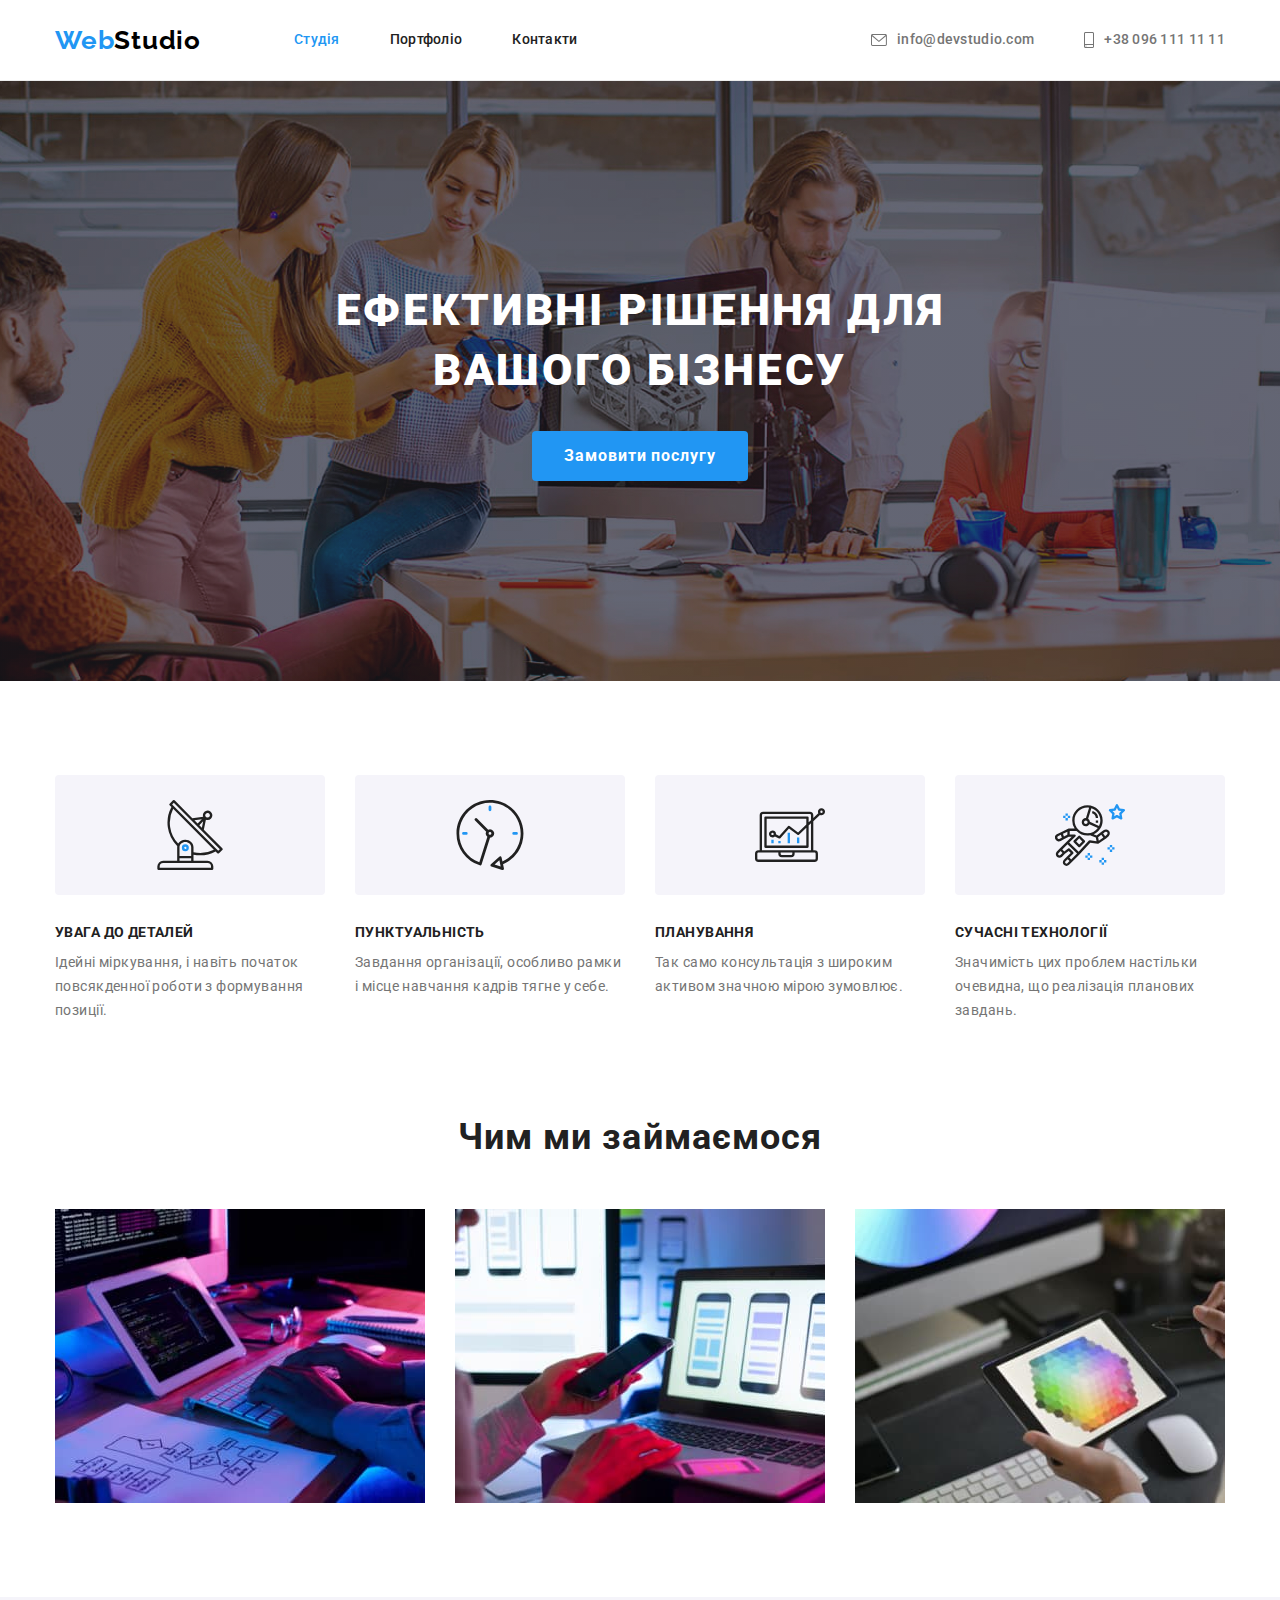
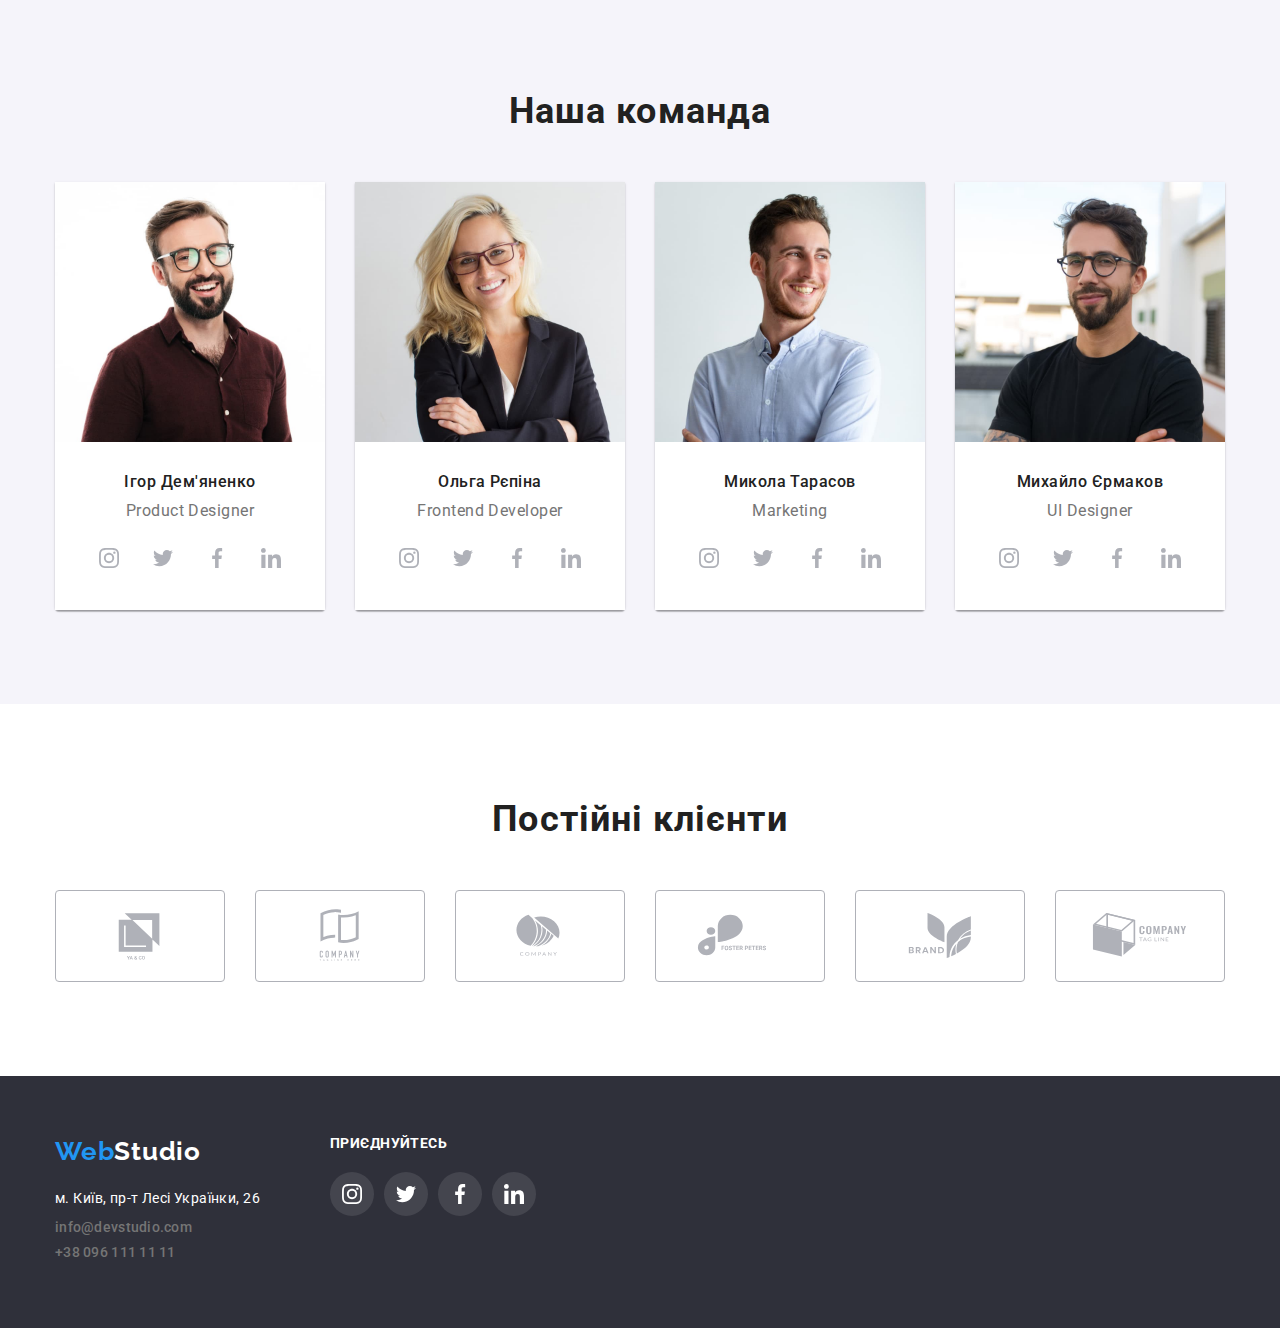
<file: index.html>
<!DOCTYPE html>
<html lang="uk">
  <head>
    <meta charset="UTF-8" />
    <meta http-equiv="X-UA-Compatible" content="IE=edge" />
    <meta name="viewport" content="width=device-width, initial-scale=1.0" />
    <title>Студія</title>
    <link rel="preconnect" href="https://fonts.googleapis.com" />
    <link rel="preconnect" href="https://fonts.gstatic.com" crossorigin />
    <link
      href="https://fonts.googleapis.com/css2?family=Raleway:wght@700&family=Roboto:wght@400;500;700;900&display=swap"
      rel="stylesheet"
    />
    <link
      rel="stylesheet"
      href="https://cdnjs.cloudflare.com/ajax/libs/modern-normalize/1.1.0/modern-normalize.min.css"
    />
    <link rel="stylesheet" href="./css/styles.css" />
  </head>
  <body>
    <header class="header-general">
      <div class="header container">
        <nav class="header-nav">
          <a class="logo link" href="./index.html">
            Web<span class="header-studio">Studio</span>
          </a>
          <ul class="header-list list">
            <li class="header-list-item">
              <a class="header-link link current" href="./index.html">Студія</a>
            </li>
            <li class="header-list-item">
              <a class="header-link link" href="./portfolio.html">Портфоліо</a>
            </li>
            <li class="header-list-item">
              <a class="header-link link" href="#">Контакти</a>
            </li>
          </ul>
        </nav>
        <ul class="header-contacts list">
          <li class="header-contacts-item">
            <a class="mail link" href="mailto:info@devstudio.com"
              ><svg class="mail-icon-item" width="16" height="12">
                <use href="./images/symbol-defs.svg#icon-mail"></use>
              </svg>
              info@devstudio.com
            </a>
          </li>
          <li class="header-contacts-item">
            <a class="tel link" href="tel:+380961111111">
              <svg class="tel-icon-item" width="10" height="16">
                <use href="./images/symbol-defs.svg#icon-smartphone"></use>
              </svg>
              +38 096 111 11 11</a
            >
          </li>
        </ul>
      </div>
    </header>
    <main>
      <section class="hero section">
        <div class="container">
          <h1 class="hero-title">Ефективні рішення для вашого бізнесу</h1>
          <button class="hero-button" type="button">Замовити послугу</button>
        </div>
      </section>
      <section class="section advantages">
        <div class="container">
          <h2 class="visually-hidden">Наші переваги</h2>
          <ul class="advantages-list list">
            <li class="advantages-item icon-antenna">
              <div class="advantages-icon-bg">
                <svg class="advantages-icon-item" width="70" height="70">
                  <use href="./images/symbol-defs.svg#icon-antenna"></use>
                </svg>
              </div>
              <h3 class="advantages-item-title">Увага до деталей</h3>
              <p class="advantages-item-text">
                Ідейні міркування, і навіть початок повсякденної роботи з
                формування позиції.
              </p>
            </li>
            <li class="advantages-item icon-clock">
              <div class="advantages-icon-bg">
                <svg class="advantages-icon-item" width="70" height="70">
                  <use href="./images/symbol-defs.svg#icon-clock"></use>
                </svg>
              </div>
              <h3 class="advantages-item-title">Пунктуальність</h3>
              <p class="advantages-item-text">
                Завдання організації, особливо рамки і місце навчання кадрів
                тягне у себе.
              </p>
            </li>
            <li class="advantages-item icon-diagram">
              <div class="advantages-icon-bg">
                <svg class="advantages-icon-item" width="70" height="70">
                  <use href="./images/symbol-defs.svg#icon-diagram"></use>
                </svg>
              </div>
              <h3 class="advantages-item-title">Планування</h3>
              <p class="advantages-item-text">
                Так само консультація з широким активом значною мірою зумовлює.
              </p>
            </li>
            <li class="advantages-item icon-astronaut">
              <div class="advantages-icon-bg">
                <svg class="advantages-icon-item" width="70" height="70">
                  <use href="./images/symbol-defs.svg#icon-astronaut"></use>
                </svg>
              </div>
              <h3 class="advantages-item-title">Сучасні технології</h3>
              <p class="advantages-item-text">
                Значимість цих проблем настільки очевидна, що реалізація
                планових завдань.
              </p>
            </li>
          </ul>
        </div>
      </section>
      <section class="section about">
        <div class="container">
          <h2 class="section-title">Чим ми займаємося</h2>
          <ul class="about-list list">
            <li class="about-item">
              <img
                class="about-img"
                src="./images/box-1.jpg"
                alt="Фото"
                width="370"
                height="294"
              />
            </li>
            <li class="about-item">
              <img
                class="about-img"
                src="./images/box-2.jpg"
                alt="Фото"
                width="370"
                height="294"
              />
            </li>
            <li class="about-item">
              <img
                class="about-img"
                src="./images/box-3.jpg"
                alt="Фото"
                width="370"
                height="294"
              />
            </li>
          </ul>
        </div>
      </section>
      <section class="section team">
        <div class="container team-box">
          <h2 class="section-title">Наша команда</h2>
          <ul class="team-employees list">
            <li class="team-employee">
              <img
                class="employee-photo"
                src="./images/person-1.jpg"
                alt="Працівник 1"
                width="270"
                height="260"
              />
              <div class="employee-text-box">
                <h3 class="employee-name">Ігор Дем'яненко</h3>
                <p class="employee-position">Product Designer</p>
                <ul class="list social-links">
                  <li class="social-links-item">
                    <a class="icon-bg link" href="#">
                      <svg class="icon-item" width="20" height="20">
                        <use
                          href="./images/symbol-defs.svg#icon-instagram"
                        ></use>
                      </svg>
                    </a>
                  </li>
                  <li class="social-links-item">
                    <a class="icon-bg link" href="#">
                      <svg class="icon-item" width="20" height="20">
                        <use href="./images/symbol-defs.svg#icon-twitter"></use>
                      </svg>
                    </a>
                  </li>
                  <li class="social-links-item">
                    <a class="icon-bg link" href="#">
                      <svg class="icon-item" width="20" height="20">
                        <use
                          href="./images/symbol-defs.svg#icon-facebook"
                        ></use>
                      </svg>
                    </a>
                  </li>
                  <li class="social-links-item">
                    <a class="icon-bg link" href="#">
                      <svg class="icon-item" width="20" height="20">
                        <use
                          href="./images/symbol-defs.svg#icon-linkedin"
                        ></use>
                      </svg>
                    </a>
                  </li>
                </ul>
              </div>
            </li>
            <li class="team-employee">
              <img
                class="employee-photo"
                src="./images/person-2.jpg"
                alt="Працівник 2"
                width="270"
                height="260"
              />
              <div class="employee-text-box">
                <h3 class="employee-name">Ольга Рєпіна</h3>
                <p class="employee-position">Frontend Developer</p>
                <ul class="list social-links">
                  <li class="social-links-item">
                    <a class="icon-bg link" href="#">
                      <svg class="icon-item" width="20" height="20">
                        <use
                          href="./images/symbol-defs.svg#icon-instagram"
                        ></use>
                      </svg>
                    </a>
                  </li>
                  <li class="social-links-item">
                    <a class="icon-bg link" href="#">
                      <svg class="icon-item" width="20" height="20">
                        <use href="./images/symbol-defs.svg#icon-twitter"></use>
                      </svg>
                    </a>
                  </li>
                  <li class="social-links-item">
                    <a class="icon-bg link" href="#">
                      <svg class="icon-item" width="20" height="20">
                        <use
                          href="./images/symbol-defs.svg#icon-facebook"
                        ></use>
                      </svg>
                    </a>
                  </li>
                  <li class="social-links-item">
                    <a class="icon-bg link" href="#">
                      <svg class="icon-item" width="20" height="20">
                        <use
                          href="./images/symbol-defs.svg#icon-linkedin"
                        ></use>
                      </svg>
                    </a>
                  </li>
                </ul>
              </div>
            </li>
            <li class="team-employee">
              <img
                class="employee-photo"
                src="./images/person-3.jpg"
                alt="Працівник 3"
                width="270"
                height="260"
              />
              <div class="employee-text-box">
                <h3 class="employee-name">Микола Тарасов</h3>
                <p class="employee-position">Marketing</p>
                <ul class="list social-links">
                  <li class="social-links-item">
                    <a class="icon-bg link" href="#">
                      <svg class="icon-item" width="20" height="20">
                        <use
                          href="./images/symbol-defs.svg#icon-instagram"
                        ></use>
                      </svg>
                    </a>
                  </li>
                  <li class="social-links-item">
                    <a class="icon-bg link" href="#">
                      <svg class="icon-item" width="20" height="20">
                        <use href="./images/symbol-defs.svg#icon-twitter"></use>
                      </svg>
                    </a>
                  </li>
                  <li class="social-links-item">
                    <a class="icon-bg link" href="#">
                      <svg class="icon-item" width="20" height="20">
                        <use
                          href="./images/symbol-defs.svg#icon-facebook"
                        ></use>
                      </svg>
                    </a>
                  </li>
                  <li class="social-links-item">
                    <a class="icon-bg link" href="#">
                      <svg class="icon-item" width="20" height="20">
                        <use
                          href="./images/symbol-defs.svg#icon-linkedin"
                        ></use>
                      </svg>
                    </a>
                  </li>
                </ul>
              </div>
            </li>
            <li class="team-employee">
              <img
                class="employee-photo"
                src="./images/person-4.jpg"
                alt="Працівник 4"
                width="270"
                height="260"
              />
              <div class="employee-text-box">
                <h3 class="employee-name">Михайло Єрмаков</h3>
                <p class="employee-position">UI Designer</p>
                <ul class="list social-links">
                  <li class="social-links-item">
                    <a class="icon-bg link" href="#">
                      <svg class="icon-item" width="20" height="20">
                        <use
                          href="./images/symbol-defs.svg#icon-instagram"
                        ></use>
                      </svg>
                    </a>
                  </li>
                  <li class="social-links-item">
                    <a class="icon-bg link" href="#">
                      <svg class="icon-item" width="20" height="20">
                        <use href="./images/symbol-defs.svg#icon-twitter"></use>
                      </svg>
                    </a>
                  </li>
                  <li class="social-links-item">
                    <a class="icon-bg link" href="#">
                      <svg class="icon-item" width="20" height="20">
                        <use
                          href="./images/symbol-defs.svg#icon-facebook"
                        ></use>
                      </svg>
                    </a>
                  </li>
                  <li class="social-links-item">
                    <a class="icon-bg link" href="#">
                      <svg class="icon-item" width="20" height="20">
                        <use
                          href="./images/symbol-defs.svg#icon-linkedin"
                        ></use>
                      </svg>
                    </a>
                  </li>
                </ul>
              </div>
            </li>
          </ul>
        </div>
      </section>
      <section class="section clients">
        <div class="container">
          <h2 class="client-title">Постійні клієнти</h2>
          <ul class="list client-links">
            <li class="client-links-item">
              <a class="client-icon-bg link" href="#">
                <svg class="client-icon-item" width="106" height="60">
                  <use href="./images/symbol-defs.svg#icon-client-1"></use>
                </svg>
              </a>
            </li>
            <li class="client-links-item">
              <a class="client-icon-bg link" href="#">
                <svg class="client-icon-item" width="106" height="60">
                  <use href="./images/symbol-defs.svg#icon-client-2"></use>
                </svg>
              </a>
            </li>
            <li class="client-links-item">
              <a class="client-icon-bg link" href="#">
                <svg class="client-icon-item" width="106" height="60">
                  <use href="./images/symbol-defs.svg#icon-client-3"></use>
                </svg>
              </a>
            </li>
            <li class="client-links-item">
              <a class="client-icon-bg link" href="#">
                <svg class="client-icon-item" width="106" height="60">
                  <use href="./images/symbol-defs.svg#icon-client-4"></use>
                </svg>
              </a>
            </li>
            <li class="client-links-item">
              <a class="client-icon-bg link" href="#">
                <svg class="client-icon-item" width="106" height="60">
                  <use href="./images/symbol-defs.svg#icon-client-5"></use>
                </svg>
              </a>
            </li>
            <li class="client-links-item">
              <a class="client-icon-bg link" href="#">
                <svg class="client-icon-item" width="106" height="60">
                  <use href="./images/symbol-defs.svg#icon-client-6"></use>
                </svg>
              </a>
            </li>
          </ul>
        </div>
      </section>
    </main>
    <footer class="footer">
      <div class="container footer-content">
        <div class="address-box">
          <a class="logo link" href="./index.html">
            Web<span class="footer-studio">Studio</span>
          </a>
          <address class="address">
            <ul class="address-list list">
              <li class="address-item">
                <a
                  class="map link"
                  href="https://goo.gl/maps/CPtrU1FHBa2aNyZL9"
                  target="_blank"
                  rel="noopener noreferrer nofollow"
                  >м. Київ, пр-т Лесі Українки, 26</a
                >
              </li>
              <li class="address-item">
                <a class="mail link" href="mailto:info@devstudio.com"
                  >info@devstudio.com</a
                >
              </li>
              <li class="address-item">
                <a class="tel link" href="tel:+380961111111"
                  >+38 096 111 11 11</a
                >
              </li>
            </ul>
          </address>
        </div>
        <div>
          <h2 class="footer-title">приєднуйтесь</h2>
          <ul class="list social-links">
            <li class="social-links-item">
              <a class="icon-bg link" href="#">
                <svg class="icon-item" width="20" height="20">
                  <use href="./images/symbol-defs.svg#icon-instagram"></use>
                </svg>
              </a>
            </li>
            <li class="social-links-item">
              <a class="icon-bg link" href="#">
                <svg class="icon-item" width="20" height="20">
                  <use href="./images/symbol-defs.svg#icon-twitter"></use>
                </svg>
              </a>
            </li>
            <li class="social-links-item">
              <a class="icon-bg link" href="#">
                <svg class="icon-item" width="20" height="20">
                  <use href="./images/symbol-defs.svg#icon-facebook"></use>
                </svg>
              </a>
            </li>
            <li class="social-links-item">
              <a class="icon-bg link" href="#">
                <svg class="icon-item" width="20" height="20">
                  <use href="./images/symbol-defs.svg#icon-linkedin"></use>
                </svg>
              </a>
            </li>
          </ul>
        </div>
      </div>
    </footer>
  </body>
</html>
</file>
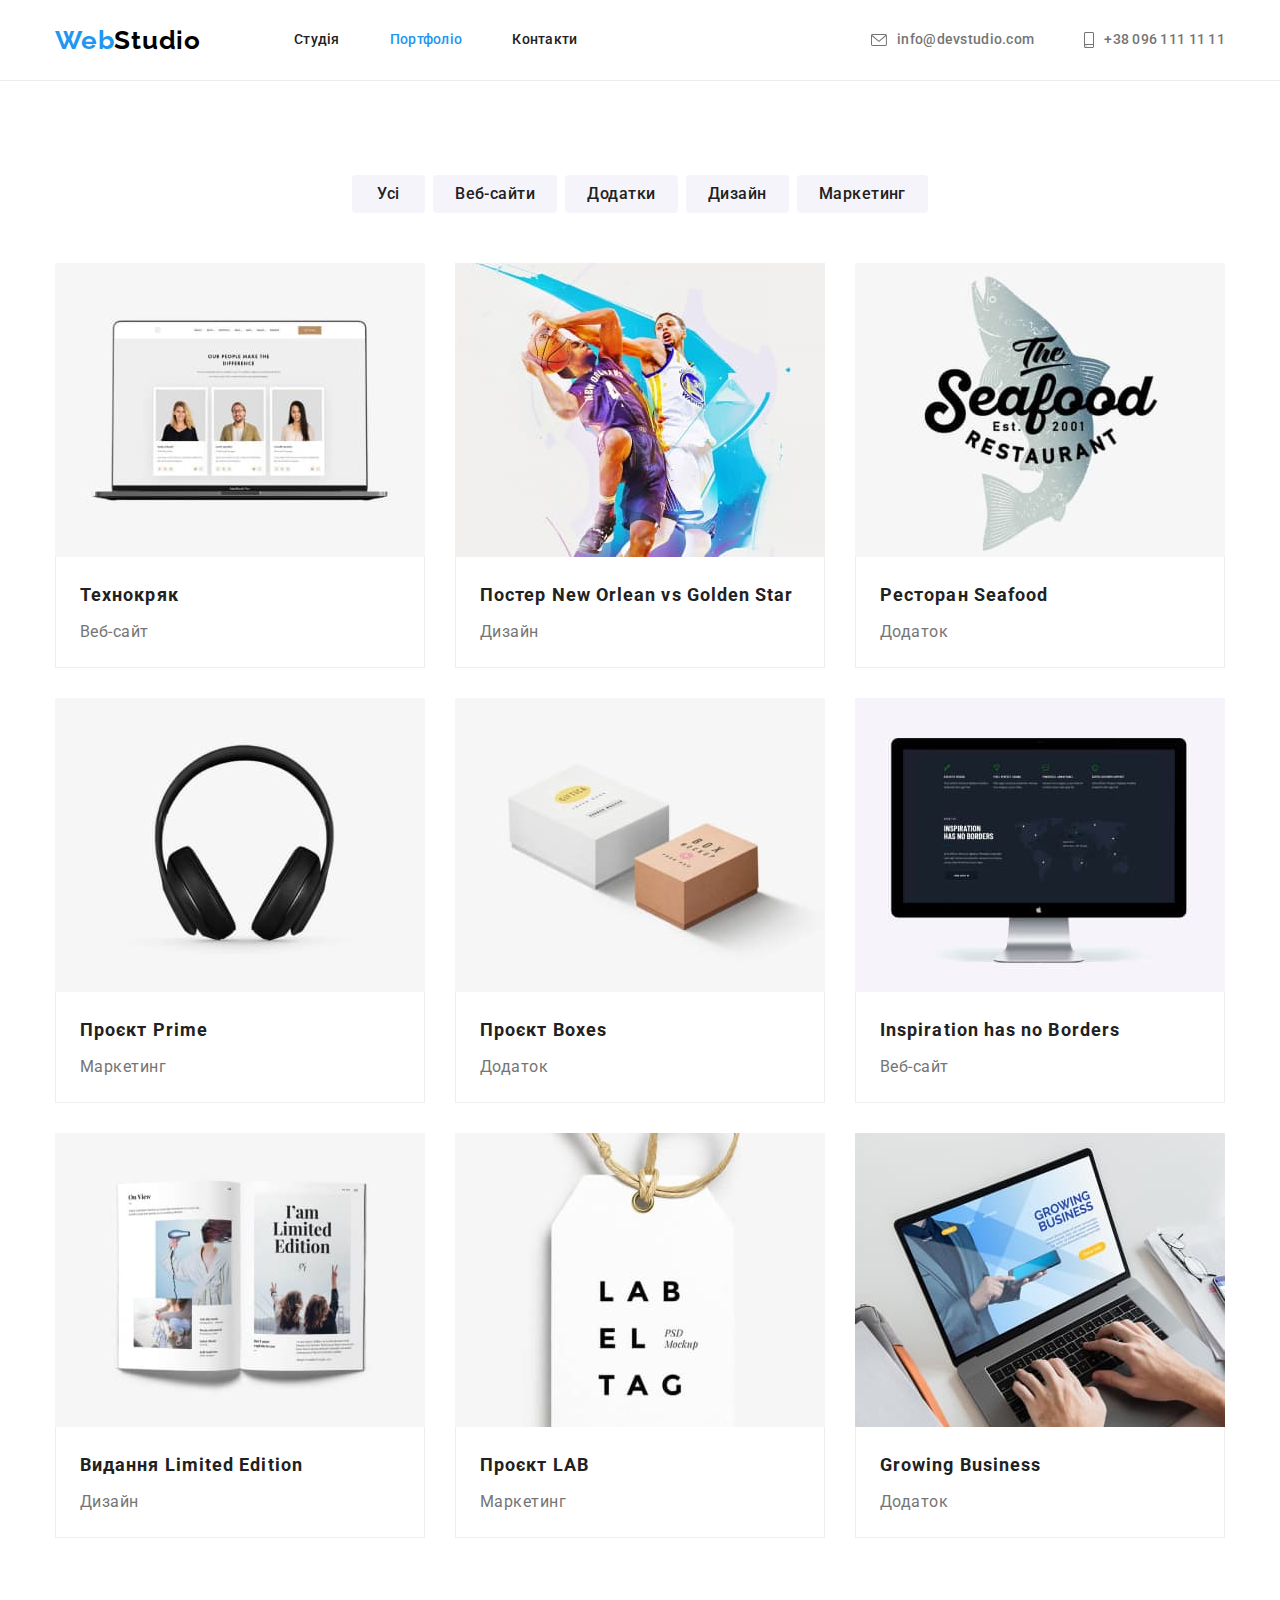
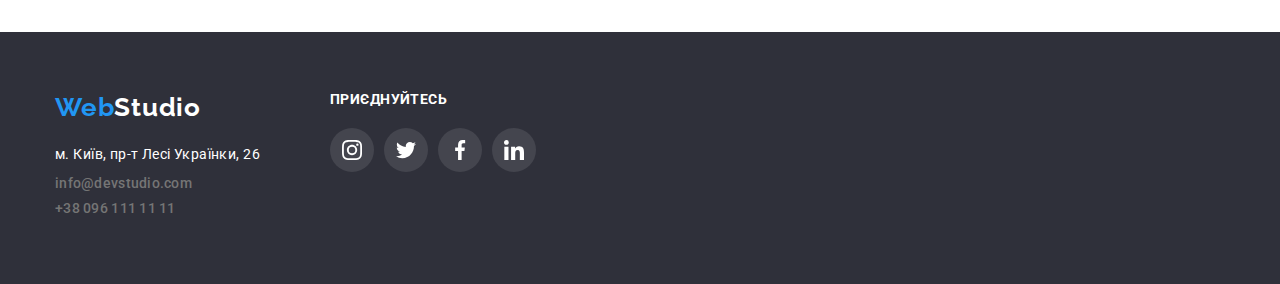
<file: portfolio.html>
<!DOCTYPE html>
<html lang="uk">
  <head>
    <meta charset="UTF-8" />
    <meta http-equiv="X-UA-Compatible" content="IE=edge" />
    <meta name="viewport" content="width=device-width, initial-scale=1.0" />
    <title>Портфоліо</title>
    <link rel="preconnect" href="https://fonts.googleapis.com" />
    <link rel="preconnect" href="https://fonts.gstatic.com" crossorigin />
    <link
      href="https://fonts.googleapis.com/css2?family=Raleway:wght@700&family=Roboto:wght@400;500;700;900&display=swap"
      rel="stylesheet"
    />
    <link
      rel="stylesheet"
      href="https://cdnjs.cloudflare.com/ajax/libs/modern-normalize/1.1.0/modern-normalize.min.css"
    />
    <link rel="stylesheet" href="./css/styles.css" />
  </head>
  <body>
    <header class="header-general">
      <div class="header container">
        <nav class="header-nav">
          <a class="logo link" href="./index.html">
            Web<span class="header-studio">Studio</span>
          </a>
          <ul class="header-list list">
            <li class="header-list-item">
              <a class="header-link link" href="./index.html">Студія</a>
            </li>
            <li class="header-list-item">
              <a class="header-link link current" href="./portfolio.html"
                >Портфоліо</a
              >
            </li>
            <li class="header-list-item">
              <a class="header-link link" href="#">Контакти</a>
            </li>
          </ul>
        </nav>
        <ul class="header-contacts list">
          <li class="header-contacts-item">
            <a class="mail link" href="mailto:info@devstudio.com"
              ><svg class="mail-icon-item" width="16" height="12">
                <use href="./images/symbol-defs.svg#icon-mail"></use>
              </svg>
              info@devstudio.com
            </a>
          </li>
          <li class="header-contacts-item">
            <a class="tel link" href="tel:+380961111111">
              <svg class="tel-icon-item" width="10" height="16">
                <use href="./images/symbol-defs.svg#icon-smartphone"></use>
              </svg>
              +38 096 111 11 11</a
            >
          </li>
        </ul>
      </div>
    </header>
    <main>
      <section class="portfolio section">
        <div class="container">
          <h1 class="visually-hidden">Галерея наших робіт</h1>
          <ul class="filter list">
            <li class="filter-item">
              <button class="filter-button" type="button">Усі</button>
            </li>
            <li class="filter-item">
              <button class="filter-button" type="button">Веб-сайти</button>
            </li>
            <li class="filter-item">
              <button class="filter-button" type="button">Додатки</button>
            </li>
            <li class="filter-item">
              <button class="filter-button" type="button">Дизайн</button>
            </li>
            <li class="filter-item">
              <button class="filter-button" type="button">Маркетинг</button>
            </li>
          </ul>
          <ul class="gallery list">
            <li class="gallery-item">
              <a class="gallery-link link" href="#">
                <div class="gallery-img-thumb">
                  <img
                    class="gallery-img"
                    src="./images/portfolio-list-1.jpg"
                    alt="Веб-сайт"
                    width="370"
                    height="294"
                  />
                </div>
                <div class="gallery-text-box">
                  <h2 class="gallery-title">Технокряк</h2>
                  <p class="gallery-scope">Веб-сайт</p>
                </div>
              </a>
            </li>
            <li class="gallery-item">
              <a class="gallery-link link" href="#">
                <div class="gallery-img-thumb">
                  <img
                    class="gallery-img"
                    src="./images/portfolio-list-2.jpg"
                    alt="Дизайн"
                    width="370"
                    height="294"
                  />
                </div>
                <div class="gallery-text-box">
                  <h2 class="gallery-title">
                    Постер New Orlean vs Golden Star
                  </h2>
                  <p class="gallery-scope">Дизайн</p>
                </div>
              </a>
            </li>
            <li class="gallery-item">
              <a class="gallery-link link" href="#">
                <div class="gallery-img-thumb">
                  <img
                    class="gallery-img"
                    src="./images/portfolio-list-3.jpg"
                    alt="Додаток"
                    width="370"
                    height="294"
                  />
                </div>
                <div class="gallery-text-box">
                  <h2 class="gallery-title">Ресторан Seafood</h2>
                  <p class="gallery-scope">Додаток</p>
                </div>
              </a>
            </li>
            <li class="gallery-item">
              <a class="gallery-link link" href="#">
                <div class="gallery-img-thumb">
                  <img
                    class="gallery-img"
                    src="./images/portfolio-list-4.jpg"
                    alt="Маркетинг"
                    width="370"
                    height="294"
                  />
                </div>
                <div class="gallery-text-box">
                  <h2 class="gallery-title">Проєкт Prime</h2>
                  <p class="gallery-scope">Маркетинг</p>
                </div>
              </a>
            </li>
            <li class="gallery-item">
              <a class="gallery-link link" href="#">
                <div class="gallery-img-thumb">
                  <img
                    class="gallery-img"
                    src="./images/portfolio-list-5.jpg"
                    alt="Додаток"
                    width="370"
                    height="294"
                  />
                </div>
                <div class="gallery-text-box">
                  <h2 class="gallery-title">Проєкт Boxes</h2>
                  <p class="gallery-scope">Додаток</p>
                </div>
              </a>
            </li>
            <li class="gallery-item">
              <a class="gallery-link link" href="#">
                <div class="gallery-img-thumb">
                  <img
                    class="gallery-img"
                    src="./images/portfolio-list-6.jpg"
                    alt="Веб-сайт"
                    width="370"
                    height="294"
                  />
                </div>
                <div class="gallery-text-box">
                  <h2 class="gallery-title">Inspiration has no Borders</h2>
                  <p class="gallery-scope">Веб-сайт</p>
                </div>
              </a>
            </li>
            <li class="gallery-item">
              <a class="gallery-link link" href="#">
                <div class="gallery-img-thumb">
                  <img
                    class="gallery-img"
                    src="./images/portfolio-list-7.jpg"
                    alt="Дизайн"
                    width="370"
                    height="294"
                  />
                </div>
                <div class="gallery-text-box">
                  <h2 class="gallery-title">Видання Limited Edition</h2>
                  <p class="gallery-scope">Дизайн</p>
                </div>
              </a>
            </li>
            <li class="gallery-item">
              <a class="gallery-link link" href="#">
                <div class="gallery-img-thumb">
                  <img
                    class="gallery-img"
                    src="./images/portfolio-list-8.jpg"
                    alt="Маркетинг"
                    width="370"
                    height="294"
                  />
                </div>
                <div class="gallery-text-box">
                  <h2 class="gallery-title">Проєкт LAB</h2>
                  <p class="gallery-scope">Маркетинг</p>
                </div>
              </a>
            </li>
            <li class="gallery-item">
              <a class="gallery-link link" href="#">
                <div class="gallery-img-thumb">
                  <img
                    class="gallery-img"
                    src="./images/portfolio-list-9.jpg"
                    alt="Додаток"
                    width="370"
                    height="294"
                  />
                </div>
                <div class="gallery-text-box">
                  <h2 class="gallery-title">Growing Business</h2>
                  <p class="gallery-scope">Додаток</p>
                </div>
              </a>
            </li>
          </ul>
        </div>
      </section>
    </main>
    <footer class="footer">
      <div class="container footer-content">
        <div class="address-box">
          <a class="logo link" href="./index.html">
            Web<span class="footer-studio">Studio</span>
          </a>
          <address class="address">
            <ul class="address-list list">
              <li class="address-item">
                <a
                  class="map link"
                  href="https://goo.gl/maps/CPtrU1FHBa2aNyZL9"
                  target="_blank"
                  rel="noopener noreferrer nofollow"
                  >м. Київ, пр-т Лесі Українки, 26</a
                >
              </li>
              <li class="address-item">
                <a class="mail link" href="mailto:info@devstudio.com"
                  >info@devstudio.com</a
                >
              </li>
              <li class="address-item">
                <a class="tel link" href="tel:+380961111111"
                  >+38 096 111 11 11</a
                >
              </li>
            </ul>
          </address>
        </div>
        <div>
          <h2 class="footer-title">приєднуйтесь</h2>
          <ul class="list social-links">
            <li class="social-links-item">
              <a class="icon-bg link" href="#">
                <svg class="icon-item" width="20" height="20">
                  <use href="./images/symbol-defs.svg#icon-instagram"></use>
                </svg>
              </a>
            </li>
            <li class="social-links-item">
              <a class="icon-bg link" href="#">
                <svg class="icon-item" width="20" height="20">
                  <use href="./images/symbol-defs.svg#icon-twitter"></use>
                </svg>
              </a>
            </li>
            <li class="social-links-item">
              <a class="icon-bg link" href="#">
                <svg class="icon-item" width="20" height="20">
                  <use href="./images/symbol-defs.svg#icon-facebook"></use>
                </svg>
              </a>
            </li>
            <li class="social-links-item">
              <a class="icon-bg link" href="#">
                <svg class="icon-item" width="20" height="20">
                  <use href="./images/symbol-defs.svg#icon-linkedin"></use>
                </svg>
              </a>
            </li>
          </ul>
        </div>
      </div>
    </footer>
  </body>
</html>
</file>
<file: css/styles.css>
:root {
  --primary-text-color: #757575;
  --title-text-color: #212121;
  --white-color: #ffffff;
  --accent-color: #2196f3;
  --primary-bg-color: #2f303a;
  --secondary-bg-color: #f5f4fa;
  --black-color: #000;
  --border-color: #eee;
  --active-button-color: #188ce8;
  --top-line-color: #ececec;
  --bg-hero-color: #c4c4c4;
  --icon-color: #afb1b8;
  --icon-bg-color: rgba(255, 255, 255, 0.1);
  --gallery-set-gap: 30px;
  --box-shadow-color: 0px 1px 3px rgba(0, 0, 0, 0.12),
    0px 1px 1px rgba(0, 0, 0, 0.14), 0px 2px 1px rgba(0, 0, 0, 0.2);
  --box-shadow-hover: 0px 1px 1px rgba(0, 0, 0, 0.12),
    0px 4px 4px rgba(0, 0, 0, 0.06), 1px 4px 6px rgba(0, 0, 0, 0.16);
  --button-shadow-color: 0px 3px 1px rgba(0, 0, 0, 0.1),
    0px 1px 2px rgba(0, 0, 0, 0.08), 0px 2px 2px rgba(0, 0, 0, 0.12);
}

body {
  font-family: "Roboto", sans-serif;
  color: var(--primary-text-color);
  background-color: var(--white-color);
}

.container {
  width: 1200px;
  padding-left: 15px;
  padding-right: 15px;
  margin-left: auto;
  margin-right: auto;
}

.section {
  padding-top: 94px;
  padding-bottom: 94px;
}

.list {
  padding: 0;
  margin: 0;
  list-style: none;
}

.link {
  text-decoration: none;
}

/* ----------------------------Header----------------------------- */

.header-general {
  border-bottom: 1px solid var(--top-line-color);
}

.header {
  display: flex;
  align-items: center;
  justify-content: space-between;
}

.header-nav {
  display: flex;
  align-items: center;
}

.logo {
  margin-right: 93px;
  font-family: "Raleway", sans-serif;
  font-weight: 700;
  font-size: 26px;
  line-height: 1.19;
  letter-spacing: 0.03em;
  color: var(--accent-color);
}

.header-studio {
  color: var(--black-color);
}

.footer-studio {
  color: var(--white-color);
}

.header-list {
  display: flex;
}

.header-list-item:not(:last-child) {
  margin-right: 50px;
}

.header-link {
  display: block;
  padding-top: 32px;
  padding-bottom: 32px;

  font-weight: 500;
  font-size: 14px;
  line-height: 1.14;
  letter-spacing: 0.02em;
  color: var(--title-text-color);
}

.header-link:hover,
.header-link:focus {
  color: var(--accent-color);
}

.header-list .header-link.current {
  color: var(--accent-color);
}

.header-contacts {
  display: flex;
}

.header-contacts-item:not(:last-child) {
  margin-right: 50px;
}

.mail,
.tel {
  display: block;
  padding-top: 32px;
  padding-bottom: 32px;

  font-weight: 500;
  font-size: 14px;
  line-height: 1.14;
  letter-spacing: 0.02em;
  color: var(--primary-text-color);
  display: flex;
  align-items: center;
}

.header-general .mail,
.header-general .tel {
  display: flex;
  align-items: center;
}

.mail-icon-item {
  fill: currentColor;
  margin-right: 10px;
}

.tel-icon-item {
  fill: currentColor;
  margin-right: 10px;
}

.mail:hover,
.mail:focus {
  color: var(--accent-color);
}

.tel:hover,
.tel:focus {
  color: var(--accent-color);
}

/* ----------------------------Hero----------------------------- */

.hero {
  text-align: center;
  margin-left: auto;
  margin-right: auto;
  height: 600px;
  max-width: 1600px;
  background-color: var(--bg-hero-color);
  padding-top: 200px;
  padding-bottom: 200px;
  background-image: linear-gradient(
      to right,
      rgba(47, 48, 58, 0.4),
      rgba(47, 48, 58, 0.4)
    ),
    url(../images/hero-background.jpg);
  background-size: cover;
  background-repeat: no-repeat;
  background-position: center;
}

.hero-title {
  max-width: 696px;
  margin: auto;

  font-weight: 900;
  font-size: 44px;
  line-height: 1.36;
  letter-spacing: 0.06em;
  text-transform: uppercase;
  color: var(--white-color);
}

.hero-button {
  padding: 10px 32px;
  min-width: 216px;
  align-items: center;
  text-align: center;
  cursor: pointer;
  margin-top: 30px;

  font-family: inherit;
  font-style: normal;
  font-weight: 700;
  font-size: 16px;
  line-height: 1.88;
  letter-spacing: 0.06em;
  border: 0;
  border-radius: 4px;
  color: var(--white-color);
  background-color: var(--accent-color);
}

.hero-button:hover,
.hero-button:focus {
  background: var(--active-button-color);
  box-shadow: 0px 4px 4px rgba(0, 0, 0, 0.15);
}

/* ----------------------------Advantages----------------------------- */

.visually-hidden {
  position: absolute;
  white-space: nowrap;
  width: 1px;
  height: 1px;
  overflow: hidden;
  border: 0;
  padding: 0;
  clip: rect(0 0 0 0);
  clip-path: inset(50%);
  margin: -1px;
}

.advantages-list {
  display: flex;
}

.advantages-item {
  width: calc((100% - 90px) / 4);
  margin-right: var(--gallery-set-gap);
}

.advantages-item:last-child {
  margin-right: 0;
}

.advantages-icon-bg {
  width: 270px;
  height: 120px;
  border-radius: 4px;
  display: flex;
  align-items: center;
  justify-content: center;
  background-color: var(--secondary-bg-color);
  margin-bottom: var(--gallery-set-gap);
}

.advantages-item-title {
  margin-top: 0;
  margin-bottom: 10px;
  font-size: 14px;
  line-height: 1.14;
  letter-spacing: 0.03em;
  text-transform: uppercase;
  color: var(--title-text-color);
}

.advantages-item-text {
  margin-top: 0;
  margin-bottom: 0;
  font-size: 14px;
  line-height: 1.71;
  letter-spacing: 0.03em;
}

/* ----------------------------About----------------------------- */

.about {
  padding-top: 0;
}

.about-list {
  display: flex;
}

.about-item {
  width: calc((100% - 60px) / 3);
  margin-right: var(--gallery-set-gap);
}

.about-item:last-child {
  margin-right: 0;
}

.section-title {
  margin-top: 0;
  margin-bottom: 50px;
  font-size: 36px;
  line-height: 1.16;
  letter-spacing: 0.03em;
  text-align: center;
  color: var(--title-text-color);
}

.about-img {
  display: block;
  max-width: 100%;

  width: 370px;
  height: 294px;
}

/* ----------------------------Team----------------------------- */

.team {
  background-color: var(--secondary-bg-color);
}

.team-employees {
  display: flex;
  justify-content: space-between;
}

.team-employee {
  box-shadow: var(--box-shadow-color);
  border-radius: 0px 0px 4px 4px;
}
.employee-photo {
  display: block;
  max-width: 100%;

  width: 270px;
  height: 260px;
}

.employee-text-box {
  padding: 30px 32px;
  background-color: var(--white-color);
}

.employee-name {
  margin-top: 0;
  margin-bottom: 10px;
  font-weight: 500;
  font-size: 16px;
  line-height: 1.19;
  text-align: center;
  letter-spacing: 0.03em;
  color: var(--title-text-color);
}

.employee-position {
  margin-top: 0;
  margin-bottom: 16px;
  font-size: 16px;
  line-height: 1.19;
  text-align: center;
  letter-spacing: 0.03em;
}

.social-links {
  display: flex;
}

.social-links-item:not(:last-child) {
  margin-right: 10px;
}

.icon-bg {
  background-color: var(--white-color);
  width: 44px;
  height: 44px;
  border-radius: 50%;
  color: var(--icon-color);
  display: flex;
  align-items: center;
  justify-content: center;
}

.icon-item {
  fill: currentColor;
}

/* ----------------------------Clients----------------------------- */

.client-title {
  margin-top: 0;
  margin-bottom: 50px;
  text-align: center;
  font-size: 36px;
  line-height: 42px;
  letter-spacing: 0.03em;
  color: var(--title-text-color);
}

.client-links {
  display: flex;
}

.client-links-item:not(:last-child) {
  margin-right: var(--gallery-set-gap);
}

.client-icon-bg {
  border: 1px solid var(--icon-color);
  width: 170px;
  height: 92px;
  border-radius: 4px;
  color: var(--icon-color);
  display: flex;
  align-items: center;
  justify-content: center;
}

.client-icon-item {
  fill: currentColor;
}

.client-icon-bg:hover,
.client-icon-bg:focus {
  border-color: var(--accent-color);
  color: var(--accent-color);
}

/* ----------------------------Footer----------------------------- */

.footer {
  padding-top: 60px;
  padding-bottom: 60px;
  height: 252px;
  background-color: var(--primary-bg-color);
}

.footer-content {
  display: flex;
}

.address-box {
  margin-right: 70px;
}

.footer .logo {
  display: inline-block;
  margin-right: 0;
  margin-bottom: 20px;
}

.address {
  font-style: normal;
}

.address-item:not(:last-child) {
  margin-bottom: 9px;
}

.map {
  font-size: 14px;
  line-height: 1.71;
  letter-spacing: 0.03em;
  color: var(--white-color);
}

.map:hover,
.map:focus {
  color: var(--accent-color);
}

.address .mail,
.address .tel {
  padding-top: 0;
  padding-bottom: 0;
}

.footer-title {
  margin-top: 0;
  margin-bottom: 20px;

  font-size: 14px;
  line-height: 1.14;
  letter-spacing: 0.03em;
  text-transform: uppercase;
  color: var(--white-color);
}

.footer .icon-bg {
  color: var(--white-color);
  background-color: var(--icon-bg-color);
}

.icon-bg:hover,
.icon-bg:focus {
  background-color: var(--accent-color);
  color: var(--white-color);
}

/* ----------------------------Portfolio----------------------------- */

.filter {
  display: flex;
  justify-content: center;
  margin-bottom: 50px;
}

.filter-item:not(:last-child) {
  margin-right: 8px;
}

.filter-button {
  padding: 6px 22px;
  min-width: 73px;
  align-items: center;
  text-align: center;
  cursor: pointer;

  font-family: inherit;
  font-style: normal;
  font-weight: 500;
  font-size: 16px;
  line-height: 1.63;
  letter-spacing: 0.03em;
  border: 0;
  border-radius: 4px;
  color: var(--title-text-color);
  background-color: var(--secondary-bg-color);
}

.filter-button:hover,
.filter-button:focus {
  color: var(--white-color);
  background-color: var(--accent-color);
  box-shadow: var(--button-shadow-color);
}

.gallery {
  display: flex;
  margin-left: calc(-1 * var(--gallery-set-gap));
  margin-top: calc(-1 * var(--gallery-set-gap));
  flex-wrap: wrap;
}

.gallery-item {
  flex-basis: calc(100% / 3 - var(--gallery-set-gap));
  margin-left: var(--gallery-set-gap);
  margin-top: var(--gallery-set-gap);
}

.gallery-item:hover,
.gallery-item:focus {
  box-shadow: var(--box-shadow-hover);
}

.gallery-img {
  display: block;
  max-width: 100%;
  height: auto;
}

.gallery-text-box {
  padding: 20px 24px;
  border: 1px solid var(--border-color);
  border-top: none;
}

.gallery-title {
  margin-top: 0;
  margin-bottom: 4px;
  font-size: 18px;
  line-height: 2;
  letter-spacing: 0.06em;
  color: var(--title-text-color);
}

.gallery-scope {
  margin-top: 0;
  margin-bottom: 0;
  font-size: 16px;
  line-height: 1.88;
  letter-spacing: 0.03em;
  color: var(--primary-text-color);
}
</file>
